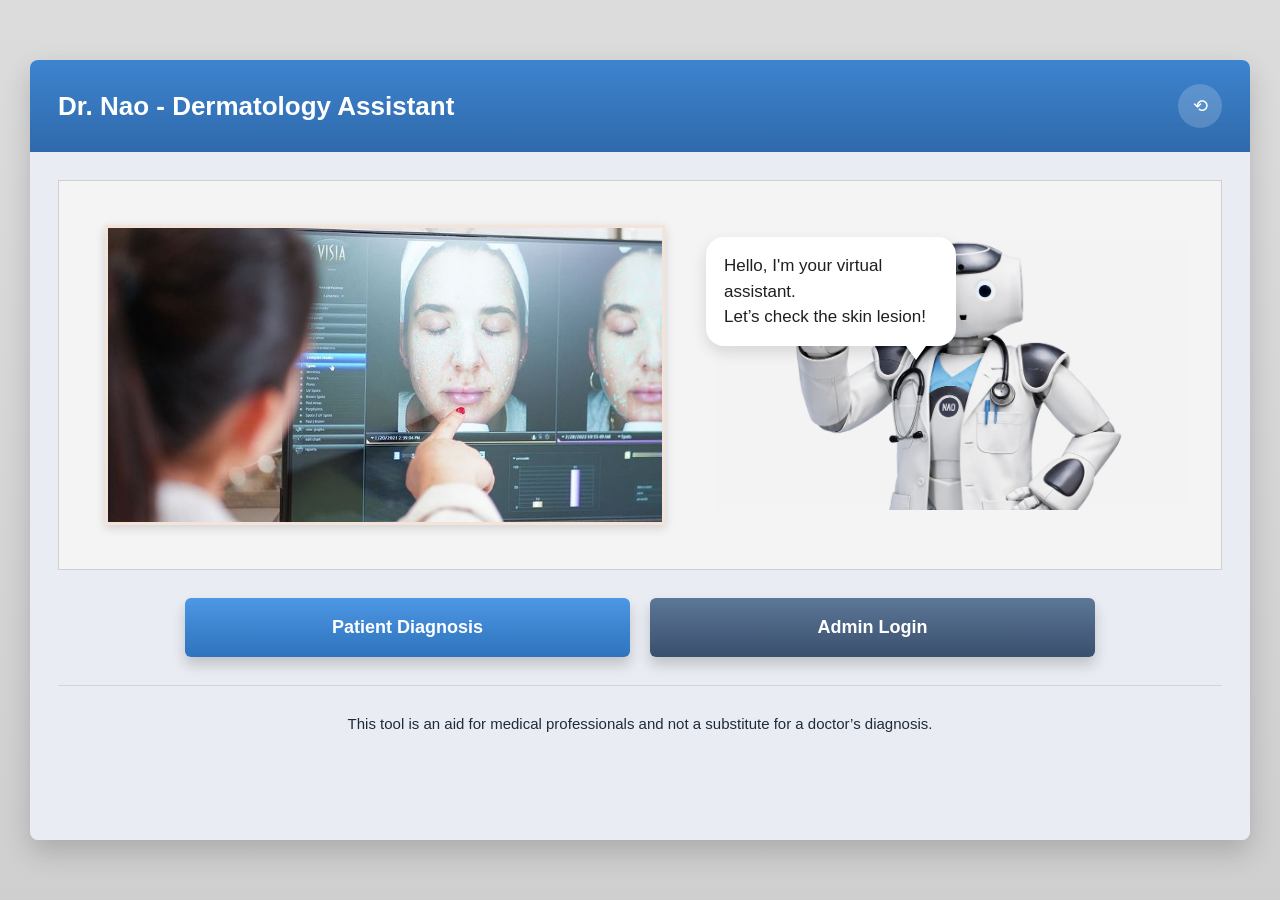
<file: skinnaoweb/index.html>
<!DOCTYPE html>
<html lang="en">
<head>
  <meta charset="UTF-8" />
  <meta name="viewport" content="width=device-width, initial-scale=1.0" />
  <title>Dr. Nao - Dermatology Assistant</title>
  <link rel="stylesheet" href="style.css" />
</head>
<body>
  <div class="page">
    <div class="main-card">
      <div class="top-bar">
        <h1>Dr. Nao - Dermatology Assistant</h1>
        <div class="icon-btn">⟲</div>
      </div>

      <div class="preview-box">
        <div class="image-side">
          <img src="skinlog.jpg" alt="Skin Lesion" class="skin-img" />
        </div>

        <div class="robot-side">
          <div class="speech-bubble">
            Hello, I'm your virtual assistant.<br />
            Let’s check the skin lesion!
          </div>
          <img src="nao.png" alt="NAO Robot" class="robot-img" />
        </div>
      </div>

      <div class="buttons-area">
        <a href="patient-diagnosis.html" class="main-btn blue-btn">Patient Diagnosis</a>
        <a href="admin-dashboard.html" class="main-btn dark-btn">Admin Login</a>
      </div>

      <div class="note">
        This tool is an aid for medical professionals and not a substitute for a doctor’s diagnosis.
      </div>
    </div>
  </div>
</body>
</html>
</file>
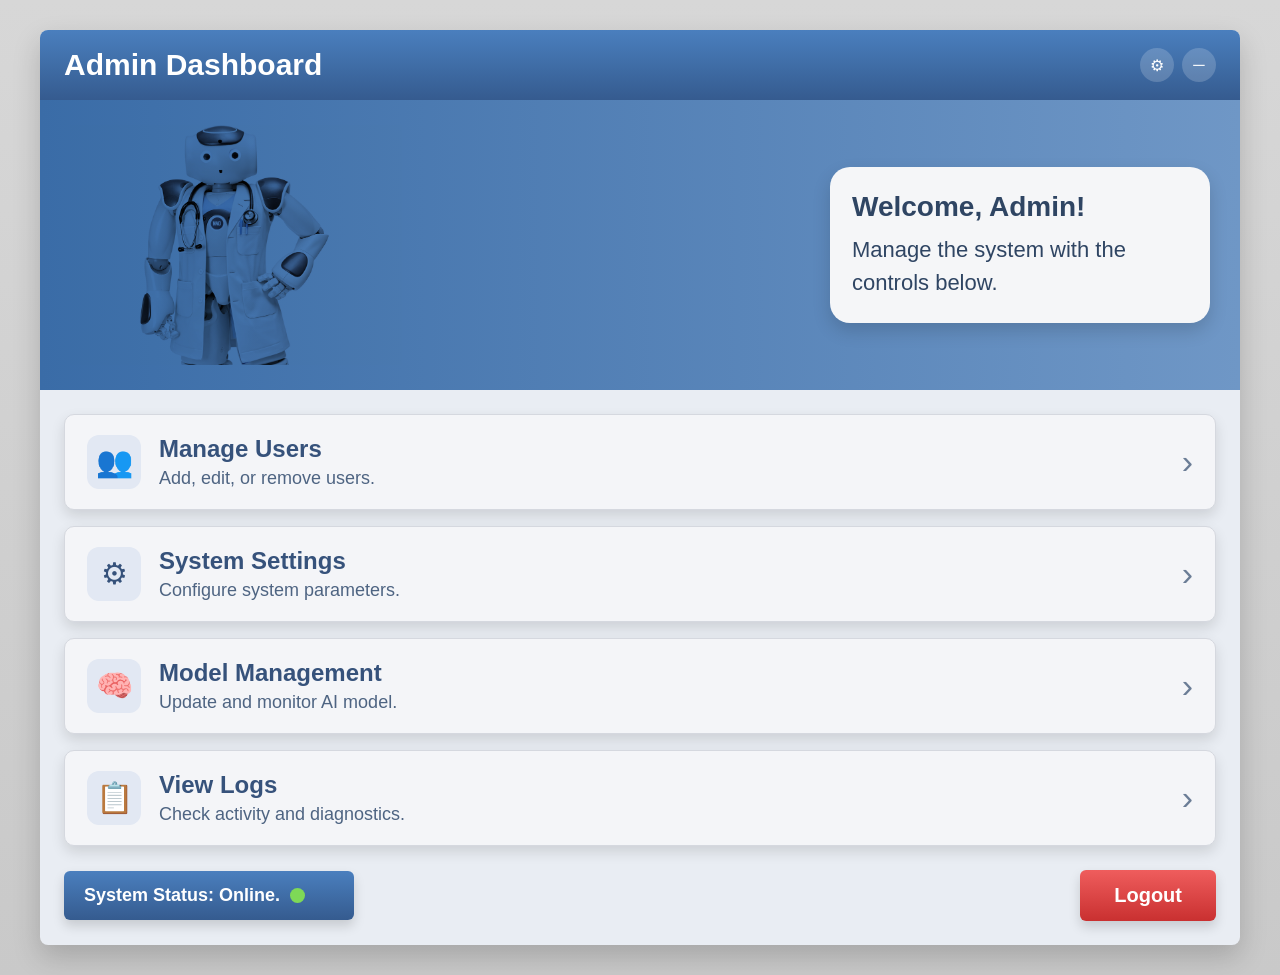
<file: skinnaoweb/admin-dashboard.html>
<!DOCTYPE html>
<html lang="en">
<head>
  <meta charset="UTF-8" />
  <meta name="viewport" content="width=device-width, initial-scale=1.0" />
  <title>Admin Dashboard</title>
  <link rel="stylesheet" href="admin-dashboard.css" />
</head>
<body>
  <div class="page">
    <div class="dashboard-card">
      <div class="top-bar">
        <h1>Admin Dashboard</h1>
        <div class="top-icons">
          <span class="icon-circle">⚙</span>
          <span class="icon-circle">─</span>
        </div>
      </div>

      <div class="hero-section">
        <div class="robot-area">
          <img src="NAO robot.png" alt="NAO Robot" class="robot-img" />
        </div>

        <div class="welcome-bubble">
          <h2>Welcome, Admin!</h2>
          <p>Manage the system with the controls below.</p>
        </div>
      </div>

      <div class="menu-section">
        <a href="manage-users.html" class="menu-card">
          <div class="menu-left">
            <div class="menu-icon">👥</div>
            <div class="menu-text">
              <h3>Manage Users</h3>
              <p>Add, edit, or remove users.</p>
            </div>
          </div>
          <div class="arrow">›</div>
        </a>

        <a href="system-settings.html" class="menu-card">
          <div class="menu-left">
            <div class="menu-icon">⚙</div>
            <div class="menu-text">
              <h3>System Settings</h3>
              <p>Configure system parameters.</p>
            </div>
          </div>
          <div class="arrow">›</div>
        </a>

        <a href="model-management.html" class="menu-card">
          <div class="menu-left">
            <div class="menu-icon">🧠</div>
            <div class="menu-text">
              <h3>Model Management</h3>
              <p>Update and monitor AI model.</p>
            </div>
          </div>
          <div class="arrow">›</div>
        </a>

        <a href="view-logs.html" class="menu-card">
          <div class="menu-left">
            <div class="menu-icon">📋</div>
            <div class="menu-text">
              <h3>View Logs</h3>
              <p>Check activity and diagnostics.</p>
            </div>
          </div>
          <div class="arrow">›</div>
        </a>
      </div>

      <div class="bottom-bar">
        <div class="status-box">
          <span>System Status: Online.</span>
          <span class="green-dot"></span>
        </div>

        <a href="index.html" class="logout-btn">Logout</a>
      </div>
    </div>
  </div>
</body>
</html>
</file>
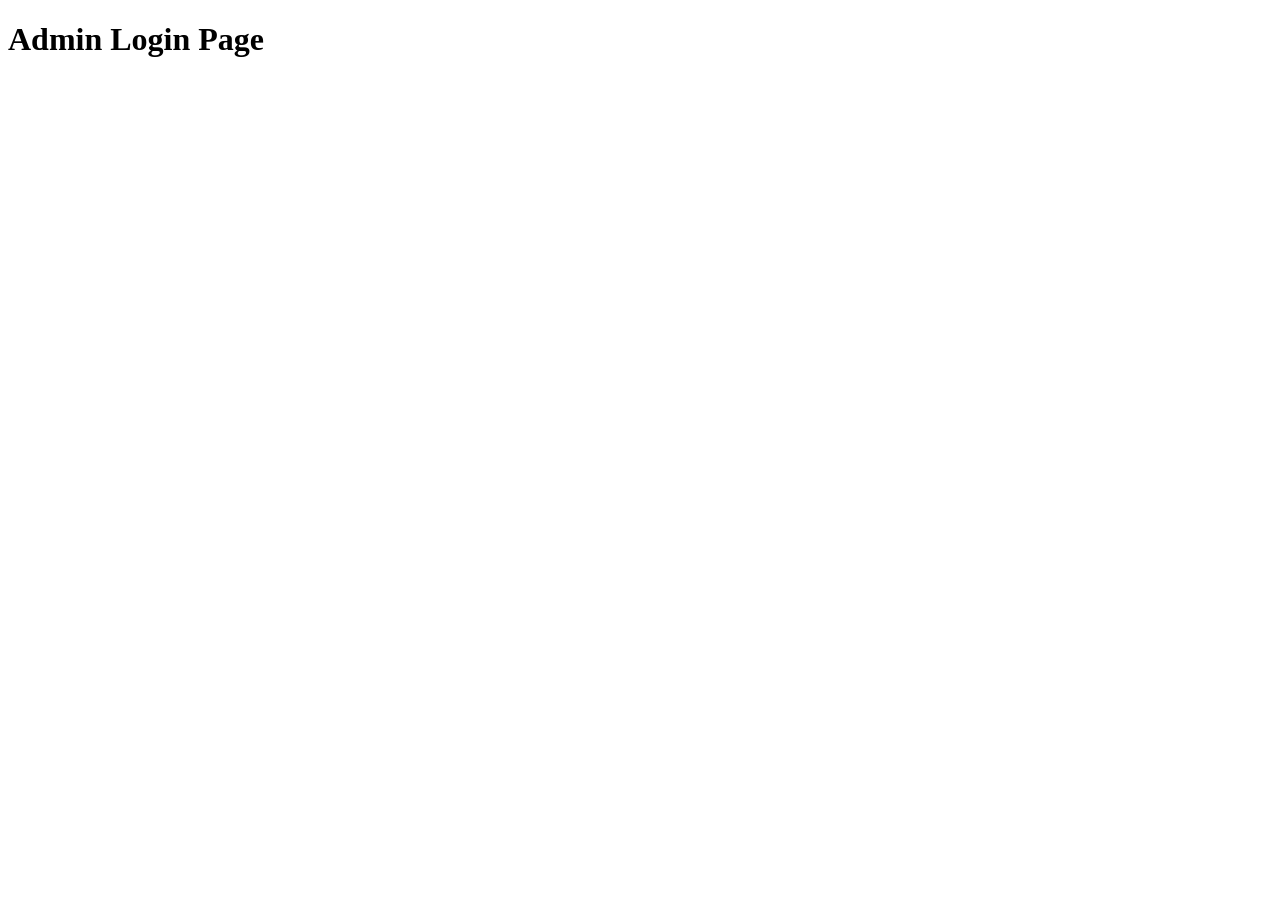
<file: skinnaoweb/admin-login.html>
<!DOCTYPE html>
<html lang="en">
<head>
  <meta charset="UTF-8" />
  <meta name="viewport" content="width=device-width, initial-scale=1.0" />
  <title>Admin Login</title>
</head>
<body>
  <h1>Admin Login Page</h1>
</body>
</html>
</file>
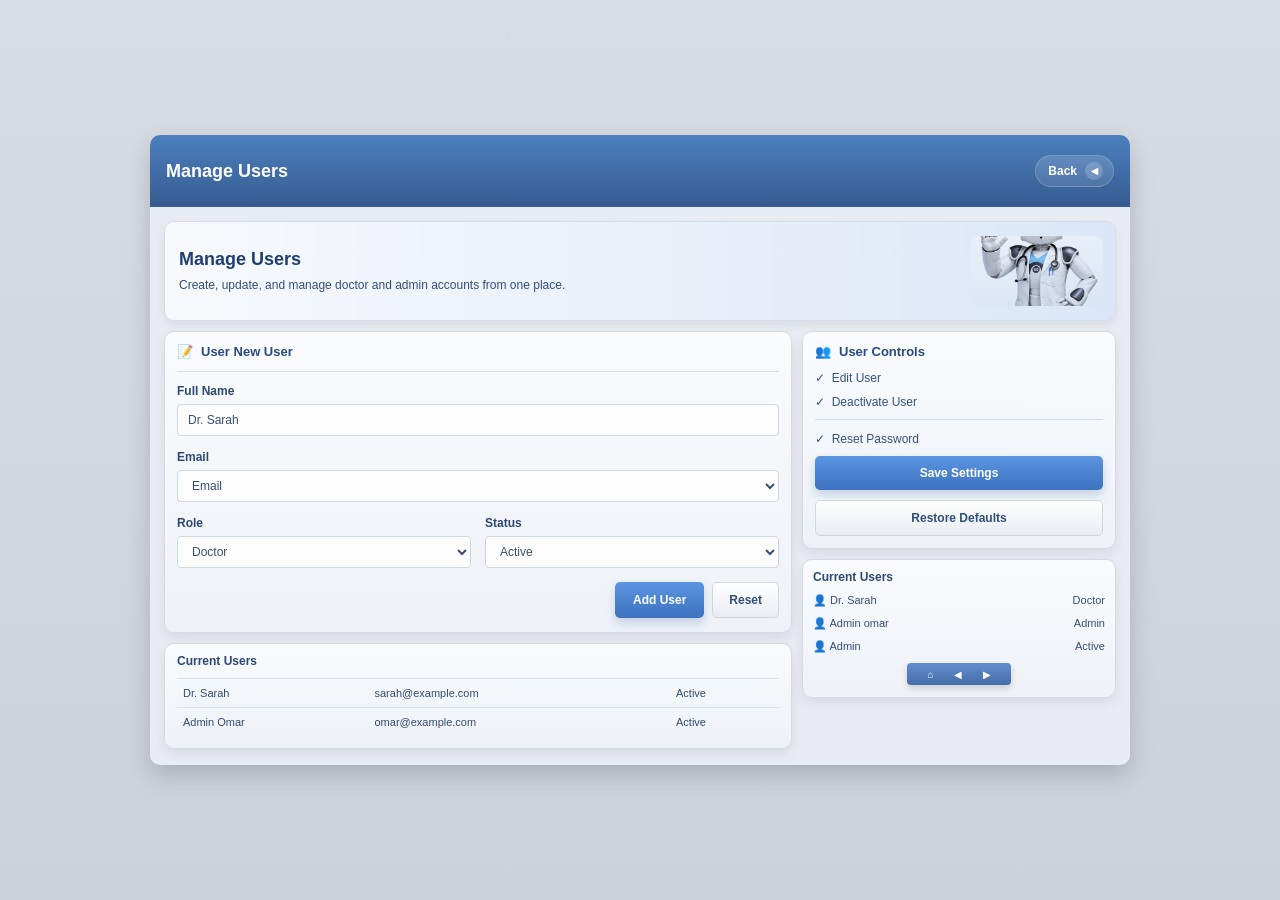
<file: skinnaoweb/manage-users.html>
<!DOCTYPE html>
<html lang="en">
<head>
  <meta charset="UTF-8" />
  <meta name="viewport" content="width=device-width, initial-scale=1.0" />
  <title>Manage Users</title>
  <link rel="stylesheet" href="manage-users.css" />
</head>
<body>
  <div class="page-box">
    <div class="inner-card">

      <div class="inner-top">
        <h1>Manage Users</h1>
        <a href="admin-dashboard.html" class="back-btn">
          <span>Back</span>
          <span class="back-circle">◀</span>
        </a>
      </div>

      <div class="hero-strip">
        <div class="hero-text">
          <h2>Manage Users</h2>
          <p>Create, update, and manage doctor and admin accounts from one place.</p>
        </div>

        <div class="hero-robot">
          <img src="nao.png" alt="NAO Robot" />
        </div>
      </div>

      <div class="content-grid">
        <div class="left-column">
          <div class="panel large-panel">
            <div class="panel-title">
              <span class="panel-icon">📝</span>
              <h3>User New User</h3>
            </div>

            <div class="form-area">
              <div class="input-group full">
                <label>Full Name</label>
                <input type="text" value="Dr. Sarah" />
              </div>

              <div class="input-group full">
                <label>Email</label>
                <select>
                  <option>Email</option>
                  <option>sarah@example.com</option>
                  <option>omar@example.com</option>
                </select>
              </div>

              <div class="row-2">
                <div class="input-group">
                  <label>Role</label>
                  <select>
                    <option>Doctor</option>
                    <option>Admin</option>
                  </select>
                </div>

                <div class="input-group">
                  <label>Status</label>
                  <select>
                    <option>Active</option>
                    <option>Inactive</option>
                  </select>
                </div>
              </div>

              <div class="button-row">
                <button class="primary-btn">Add User</button>
                <button class="light-btn">Reset</button>
              </div>
            </div>
          </div>

          <div class="panel users-table-panel">
            <h3 class="simple-title">Current Users</h3>

            <table>
              <tr>
                <td>Dr. Sarah</td>
                <td>sarah@example.com</td>
                <td>Active</td>
              </tr>
              <tr>
                <td>Admin Omar</td>
                <td>omar@example.com</td>
                <td>Active</td>
              </tr>
            </table>
          </div>
        </div>

        <div class="right-column">
          <div class="panel side-panel">
            <div class="panel-title">
              <span class="panel-icon">👥</span>
              <h3>User Controls</h3>
            </div>

            <div class="control-list">
              <p>✓&nbsp;&nbsp;Edit User</p>
              <p>✓&nbsp;&nbsp;Deactivate User</p>
            </div>

            <div class="divider"></div>

            <div class="control-list single-item">
              <p>✓&nbsp;&nbsp;Reset Password</p>
            </div>

            <div class="side-buttons">
              <button class="primary-btn full-btn">Save Settings</button>
              <button class="light-btn full-btn">Restore Defaults</button>
            </div>
          </div>

          <div class="panel current-users-mini">
            <h3 class="simple-title">Current Users</h3>

            <div class="mini-user-list">
              <div class="mini-user-row">
                <span>👤 Dr. Sarah</span>
                <span>Doctor</span>
              </div>
              <div class="mini-user-row">
                <span>👤 Admin omar</span>
                <span>Admin</span>
              </div>
              <div class="mini-user-row">
                <span>👤 Admin</span>
                <span>Active</span>
              </div>
            </div>

            <div class="mini-bottom-bar">
              <span>⌂</span>
              <span>◀</span>
              <span>▶</span>
            </div>
          </div>
        </div>
      </div>

    </div>
  </div>
</body>
</html>
</file>
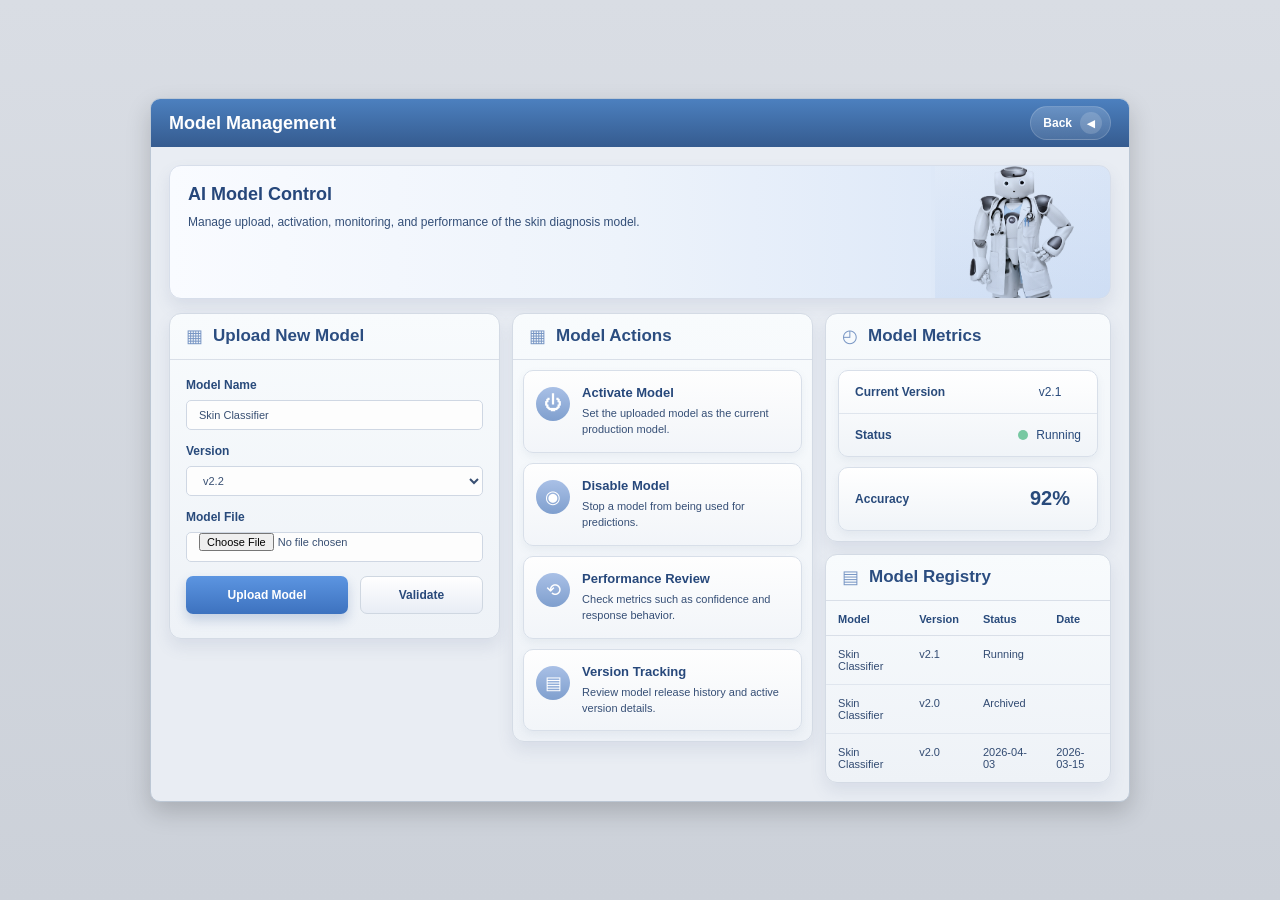
<file: skinnaoweb/model-management.html>
<!DOCTYPE html>
<html lang="en">
<head>
  <meta charset="UTF-8" />
  <meta name="viewport" content="width=device-width, initial-scale=1.0" />
  <title>Model Management</title>
  <link rel="stylesheet" href="model-management.css" />
</head>
<body>
  <div class="page-box">
    <div class="inner-card">

      <div class="inner-top">
        <h1>Model Management</h1>
        <a href="admin-dashboard.html" class="back-btn">
          <span>Back</span>
          <span class="back-circle">◀</span>
        </a>
      </div>

      <div class="hero-strip">
        <div class="hero-text">
          <h2>AI Model Control</h2>
          <p>Manage upload, activation, monitoring, and performance of the skin diagnosis model.</p>
        </div>

        <div class="hero-robot">
          <img src="NAO robot.png" alt="NAO Robot" />
        </div>
      </div>

      <div class="content-grid">
        <div class="panel upload-panel">
          <div class="panel-title">
            <span class="panel-icon">▦</span>
            <h3>Upload New Model</h3>
          </div>

          <div class="panel-body">
            <div class="field-group">
              <label>Model Name</label>
              <input type="text" value="Skin Classifier" />
            </div>

            <div class="field-group">
              <label>Version</label>
              <select>
                <option>v2.2</option>
                <option>v2.1</option>
                <option>v2.0</option>
              </select>
            </div>

            <div class="field-group">
              <label>Model File</label>
              <input type="file" />
            </div>

            <div class="button-row">
              <button class="primary-btn">Upload Model</button>
              <button class="light-btn">Validate</button>
            </div>
          </div>
        </div>

        <div class="panel actions-panel">
          <div class="panel-title">
            <span class="panel-icon">▦</span>
            <h3>Model Actions</h3>
          </div>

          <div class="actions-list">
            <div class="action-card">
              <div class="action-icon">⏻</div>
              <div class="action-text">
                <h4>Activate Model</h4>
                <p>Set the uploaded model as the current production model.</p>
              </div>
            </div>

            <div class="action-card">
              <div class="action-icon">◉</div>
              <div class="action-text">
                <h4>Disable Model</h4>
                <p>Stop a model from being used for predictions.</p>
              </div>
            </div>

            <div class="action-card">
              <div class="action-icon">⟲</div>
              <div class="action-text">
                <h4>Performance Review</h4>
                <p>Check metrics such as confidence and response behavior.</p>
              </div>
            </div>

            <div class="action-card">
              <div class="action-icon">▤</div>
              <div class="action-text">
                <h4>Version Tracking</h4>
                <p>Review model release history and active version details.</p>
              </div>
            </div>
          </div>
        </div>

        <div class="right-column">
          <div class="panel metrics-panel">
            <div class="panel-title">
              <span class="panel-icon">◴</span>
              <h3>Model Metrics</h3>
            </div>

            <div class="metric-box">
              <div class="metric-row">
                <span class="metric-label">Current Version</span>
                <span class="metric-value">v2.1</span>
              </div>

              <div class="metric-row">
                <span class="metric-label">Status</span>
                <span class="metric-value status-running">
                  <span class="dot"></span>Running
                </span>
              </div>
            </div>

            <div class="metric-box accuracy-box">
              <div class="metric-row">
                <span class="metric-label">Accuracy</span>
                <span class="metric-value accuracy-value">92%</span>
              </div>
            </div>
          </div>

          <div class="panel registry-panel">
            <div class="panel-title">
              <span class="panel-icon">▤</span>
              <h3>Model Registry</h3>
            </div>

            <table>
              <thead>
                <tr>
                  <th>Model</th>
                  <th>Version</th>
                  <th>Status</th>
                  <th>Date</th>
                </tr>
              </thead>
              <tbody>
                <tr>
                  <td>Skin Classifier</td>
                  <td>v2.1</td>
                  <td>Running</td>
                  <td></td>
                </tr>
                <tr>
                  <td>Skin Classifier</td>
                  <td>v2.0</td>
                  <td>Archived</td>
                  <td></td>
                </tr>
                <tr>
                  <td>Skin Classifier</td>
                  <td>v2.0</td>
                  <td>2026-04-03</td>
                  <td>2026-03-15</td>
                </tr>
              </tbody>
            </table>
          </div>
        </div>
      </div>

    </div>
  </div>
</body>
</html>
</file>
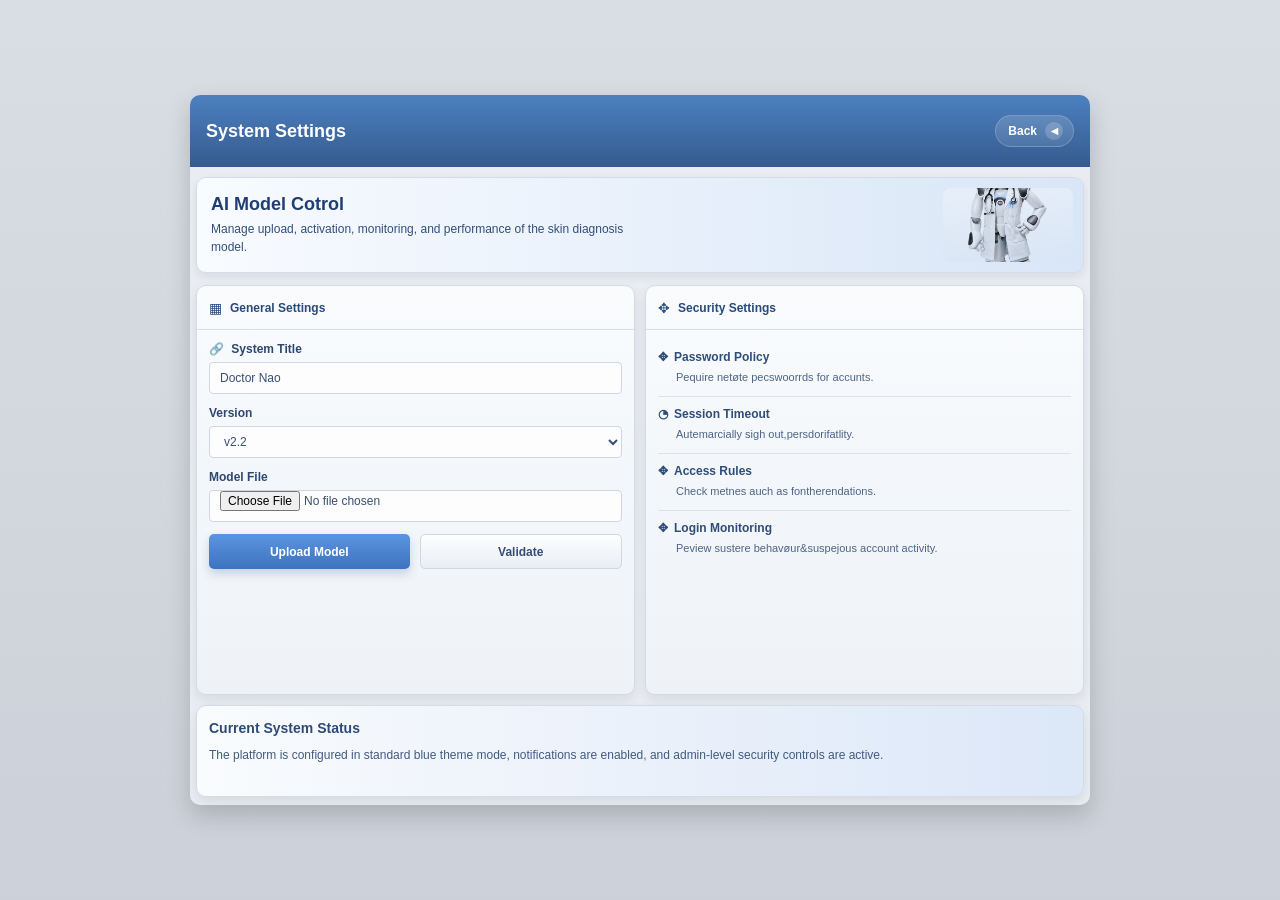
<file: skinnaoweb/system-settings.html>
<!DOCTYPE html>
<html lang="en">
<head>
  <meta charset="UTF-8" />
  <meta name="viewport" content="width=device-width, initial-scale=1.0" />
  <title>System Settings</title>
  <link rel="stylesheet" href="system-settings.css" />
</head>
<body>
  <div class="page-box">
    <div class="inner-card">

      <div class="inner-top">
        <h1>System Settings</h1>
        <a href="admin-dashboard.html" class="back-btn">
          <span>Back</span>
          <span class="back-circle">◀</span>
        </a>
      </div>

      <div class="hero-strip">
        <div class="hero-text">
          <h2>AI Model Cotrol</h2>
          <p>Manage upload, activation, monitoring, and performance of the skin diagnosis model.</p>
        </div>

        <div class="hero-robot">
          <img src="NAO robot.png" alt="NAO Robot" />
        </div>
      </div>

      <div class="content-grid">
        <div class="panel left-panel">
          <div class="panel-title">
            <span class="panel-icon">▦</span>
            <h3>General Settings</h3>
          </div>

          <div class="settings-form">
            <div class="field-group">
              <label><span class="field-icon">🔗</span> System Title</label>
              <input type="text" value="Doctor Nao" />
            </div>

            <div class="field-group">
              <label>Version</label>
              <select>
                <option>v2.2</option>
                <option>v2.1</option>
                <option>v2.0</option>
              </select>
            </div>

            <div class="field-group">
              <label>Model File</label>
              <input type="file" />
            </div>

            <div class="button-row">
              <button class="primary-btn">Upload Model</button>
              <button class="light-btn">Validate</button>
            </div>
          </div>
        </div>

        <div class="panel right-panel">
          <div class="panel-title">
            <span class="panel-icon">✥</span>
            <h3>Security Settings</h3>
          </div>

          <div class="security-list">
            <div class="security-item">
              <h4><span>✥</span> Password Policy</h4>
              <p>Pequire netøte pecswoorrds for accunts.</p>
            </div>

            <div class="security-item">
              <h4><span>◔</span> Session Timeout</h4>
              <p>Autemarcially sigh out,persdorifatlity.</p>
            </div>

            <div class="security-item">
              <h4><span>✥</span> Access Rules</h4>
              <p>Check metnes auch as fontherendations.</p>
            </div>

            <div class="security-item">
              <h4><span>✥</span> Login Monitoring</h4>
              <p>Peview sustere behavøur&suspejous account activity.</p>
            </div>
          </div>
        </div>

        <div class="panel bottom-panel">
          <h3 class="bottom-title">Current System Status</h3>
          <p class="bottom-text">
            The platform is configured in standard blue theme mode, notifications are enabled, and admin-level security controls are active.
          </p>
        </div>
      </div>

    </div>
  </div>
</body>
</html>
</file>
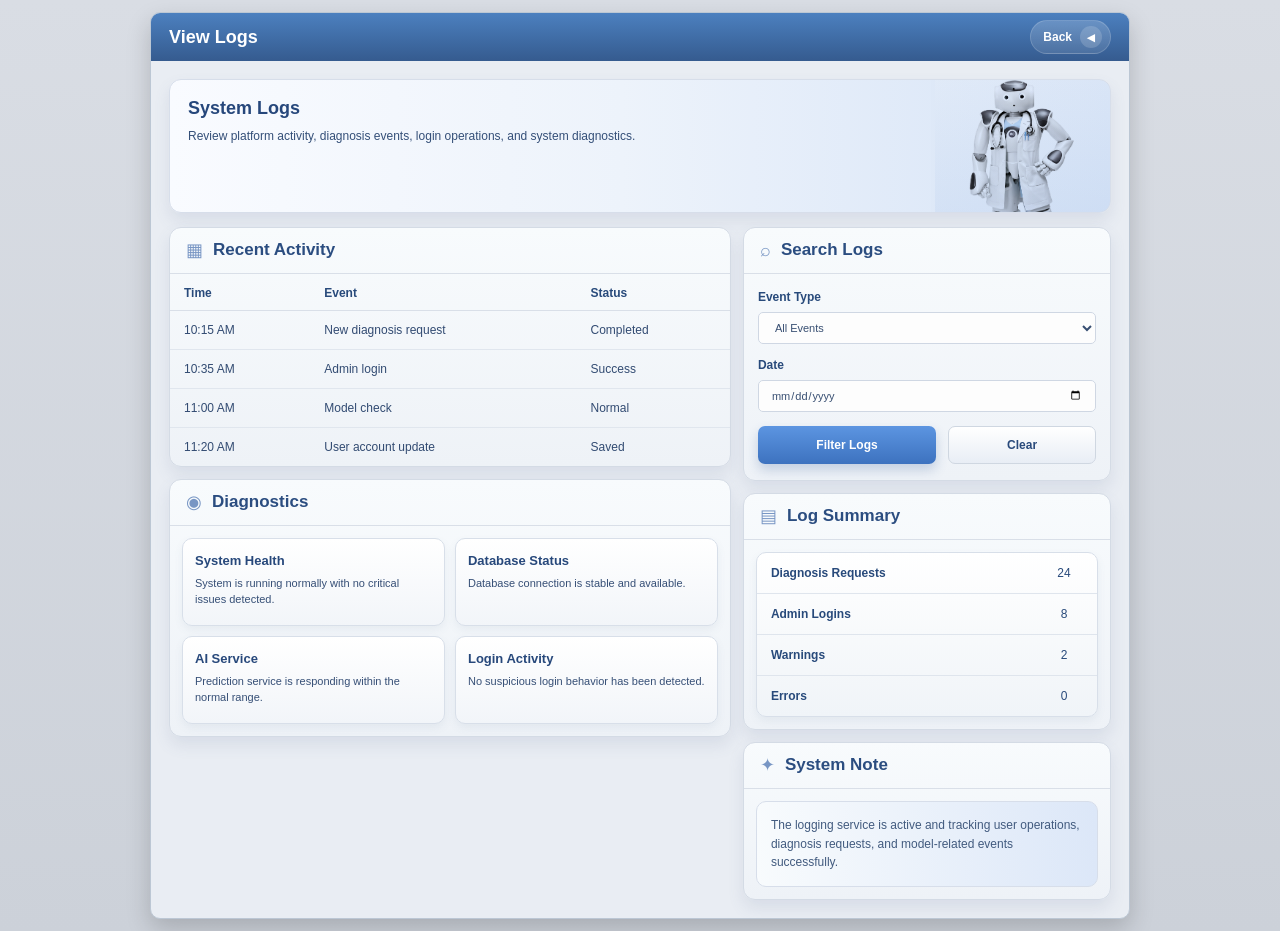
<file: skinnaoweb/view-logs.html>
<!DOCTYPE html>
<html lang="en">
<head>
  <meta charset="UTF-8" />
  <meta name="viewport" content="width=device-width, initial-scale=1.0" />
  <title>View Logs</title>
  <link rel="stylesheet" href="view-logs.css" />
</head>
<body>
  <div class="page-box">
    <div class="inner-card">

      <div class="inner-top">
        <h1>View Logs</h1>
        <a href="admin-dashboard.html" class="back-btn">
          <span>Back</span>
          <span class="back-circle">◀</span>
        </a>
      </div>

      <div class="hero-strip">
        <div class="hero-text">
          <h2>System Logs</h2>
          <p>Review platform activity, diagnosis events, login operations, and system diagnostics.</p>
        </div>

        <div class="hero-robot">
          <img src="NAO robot.png" alt="NAO Robot" />
        </div>
      </div>

      <div class="content-grid">
        <div class="left-column">
          <div class="panel activity-panel">
            <div class="panel-title">
              <span class="panel-icon">▦</span>
              <h3>Recent Activity</h3>
            </div>

            <table>
              <thead>
                <tr>
                  <th>Time</th>
                  <th>Event</th>
                  <th>Status</th>
                </tr>
              </thead>
              <tbody>
                <tr>
                  <td>10:15 AM</td>
                  <td>New diagnosis request</td>
                  <td>Completed</td>
                </tr>
                <tr>
                  <td>10:35 AM</td>
                  <td>Admin login</td>
                  <td>Success</td>
                </tr>
                <tr>
                  <td>11:00 AM</td>
                  <td>Model check</td>
                  <td>Normal</td>
                </tr>
                <tr>
                  <td>11:20 AM</td>
                  <td>User account update</td>
                  <td>Saved</td>
                </tr>
              </tbody>
            </table>
          </div>

          <div class="panel diagnostics-panel">
            <div class="panel-title">
              <span class="panel-icon">◉</span>
              <h3>Diagnostics</h3>
            </div>

            <div class="diagnostics-list">
              <div class="diag-card">
                <h4>System Health</h4>
                <p>System is running normally with no critical issues detected.</p>
              </div>

              <div class="diag-card">
                <h4>Database Status</h4>
                <p>Database connection is stable and available.</p>
              </div>

              <div class="diag-card">
                <h4>AI Service</h4>
                <p>Prediction service is responding within the normal range.</p>
              </div>

              <div class="diag-card">
                <h4>Login Activity</h4>
                <p>No suspicious login behavior has been detected.</p>
              </div>
            </div>
          </div>
        </div>

        <div class="right-column">
          <div class="panel filter-panel">
            <div class="panel-title">
              <span class="panel-icon">⌕</span>
              <h3>Search Logs</h3>
            </div>

            <div class="panel-body">
              <div class="field-group">
                <label>Event Type</label>
                <select>
                  <option>All Events</option>
                  <option>Diagnosis Requests</option>
                  <option>Logins</option>
                  <option>Errors</option>
                </select>
              </div>

              <div class="field-group">
                <label>Date</label>
                <input type="date" />
              </div>

              <div class="button-row">
                <button class="primary-btn">Filter Logs</button>
                <button class="light-btn">Clear</button>
              </div>
            </div>
          </div>

          <div class="panel summary-panel">
            <div class="panel-title">
              <span class="panel-icon">▤</span>
              <h3>Log Summary</h3>
            </div>

            <div class="summary-body">
              <div class="summary-box">
                <div class="summary-row">
                  <span class="summary-label">Diagnosis Requests</span>
                  <span class="summary-value">24</span>
                </div>
                <div class="summary-row">
                  <span class="summary-label">Admin Logins</span>
                  <span class="summary-value">8</span>
                </div>
                <div class="summary-row">
                  <span class="summary-label">Warnings</span>
                  <span class="summary-value">2</span>
                </div>
                <div class="summary-row">
                  <span class="summary-label">Errors</span>
                  <span class="summary-value">0</span>
                </div>
              </div>
            </div>
          </div>

          <div class="panel note-panel">
            <div class="panel-title">
              <span class="panel-icon">✦</span>
              <h3>System Note</h3>
            </div>

            <div class="note-box">
              The logging service is active and tracking user operations, diagnosis requests, and model-related events successfully.
            </div>
          </div>
        </div>
      </div>

    </div>
  </div>
</body>
</html>
</file>
<file: skinnaoweb/style.css>
* {
  margin: 0;
  padding: 0;
  box-sizing: border-box;
  font-family: Arial, sans-serif;
}

body {
  background: linear-gradient(to bottom, #dcdcdc, #cfcfcf);
  min-height: 100vh;
  display: flex;
  justify-content: center;
  align-items: center;
  padding: 30px;
}

.page {
  width: 100%;
  max-width: 1450px;
}

.main-card {
  background: #e9edf3;
  border-radius: 8px;
  box-shadow: 0 12px 28px rgba(0, 0, 0, 0.18);
  overflow: hidden;
  min-height: 780px;
  width: 100%;
}

.top-bar {
  background: linear-gradient(to bottom, #3d84cf, #2f69ab);
  color: white;
  padding: 24px 28px;
  display: flex;
  align-items: center;
  justify-content: space-between;
}

.top-bar h1 {
  font-size: 26px;
  font-weight: bold;
}

.icon-btn {
  width: 44px;
  height: 44px;
  border-radius: 50%;
  background: rgba(255, 255, 255, 0.18);
  display: flex;
  align-items: center;
  justify-content: center;
  font-size: 18px;
  cursor: pointer;
}

.preview-box {
  margin: 28px;
  background: #f4f4f4;
  border: 1px solid #cfcfcf;
  min-height: 390px;
  display: flex;
  align-items: center;
  justify-content: space-between;
  gap: 40px;
  padding: 28px 34px;
}

.image-side {
  flex: 1.25;
  display: flex;
  justify-content: center;
  align-items: center;
}

.skin-img {
  width: 100%;
  max-width: 560px;
  height: 300px;
  object-fit: cover;
  border: 3px solid #f3e3d8;
  box-shadow: 0 3px 10px rgba(0, 0, 0, 0.15);
  background: white;
}

.robot-side {
  flex: 1;
  position: relative;
  min-height: 300px;
  display: flex;
  justify-content: center;
  align-items: center;
  background: transparent;
}

.robot-img {
  height: 270px;
  object-fit: contain;
  display: block;
  background: transparent;
  mix-blend-mode: multiply;
}

.speech-bubble {
  position: absolute;
  top: 12px;
  left: -10px;
  max-width: 250px;
  background: #ffffff;
  color: #1f1f1f;
  border-radius: 18px;
  padding: 16px 18px;
  font-size: 17px;
  line-height: 1.5;
  box-shadow: 0 6px 15px rgba(0, 0, 0, 0.12);
  z-index: 2;
}

.speech-bubble::after {
  content: "";
  position: absolute;
  right: 30px;
  bottom: -14px;
  border-width: 14px 10px 0 10px;
  border-style: solid;
  border-color: white transparent transparent transparent;
}

.buttons-area {
  width: 100%;
  max-width: 950px;
  margin: 20px auto 0;
  display: flex;
  gap: 20px;
  justify-content: center;
  align-items: center;
  padding: 0 20px;
}

.main-btn {
  flex: 1;
  text-align: center;
  text-decoration: none;
  color: white;
  font-size: 18px;
  font-weight: bold;
  padding: 19px 20px;
  border-radius: 6px;
  box-shadow: 0 8px 14px rgba(0, 0, 0, 0.18);
  transition: 0.25s ease;
}

.main-btn:hover {
  transform: translateY(-2px);
}

.blue-btn {
  background: linear-gradient(to bottom, #4d97e4, #2e73bd);
}

.dark-btn {
  background: linear-gradient(to bottom, #5d7798, #394f6c);
}

.note {
  margin: 28px 28px 34px;
  padding-top: 24px;
  border-top: 1px solid #cfd5dd;
  text-align: center;
  color: #1f2b3a;
  font-size: 15px;
  line-height: 1.8;
}

@media (max-width: 950px) {
  body {
    padding: 20px;
  }

  .main-card {
    min-height: auto;
  }

  .preview-box {
    flex-direction: column;
    align-items: center;
    padding: 24px 20px;
    gap: 25px;
  }

  .image-side,
  .robot-side {
    width: 100%;
  }

  .skin-img {
    max-width: 100%;
    height: auto;
  }

  .robot-side {
    min-height: 320px;
    flex-direction: column;
  }

  .speech-bubble {
    position: static;
    max-width: 320px;
    margin-bottom: 20px;
  }

  .speech-bubble::after {
    display: none;
  }

  .buttons-area {
    flex-direction: column;
    max-width: 450px;
  }

  .main-btn {
    width: 100%;
  }
}
</file>
<file: skinnaoweb/admin-dashboard.css>
* {
  margin: 0;
  padding: 0;
  box-sizing: border-box;
  font-family: Arial, sans-serif;
}

body {
  min-height: 100vh;
  background: linear-gradient(to bottom, #d7d7d7, #c9c9c9);
  display: flex;
  justify-content: center;
  align-items: center;
  padding: 30px;
}

.page {
  width: 100%;
  max-width: 1200px;
}

.dashboard-card {
  width: 100%;
  min-height: 760px;
  background: #e9edf3;
  border-radius: 8px;
  overflow: hidden;
  box-shadow: 0 12px 28px rgba(0, 0, 0, 0.18);
}

.top-bar {
  background: linear-gradient(to bottom, #4a7fbe, #355b8f);
  color: white;
  padding: 18px 24px;
  display: flex;
  align-items: center;
  justify-content: space-between;
}

.top-bar h1 {
  font-size: 30px;
  font-weight: bold;
}

.top-icons {
  display: flex;
  gap: 8px;
}

.icon-circle {
  width: 34px;
  height: 34px;
  border-radius: 50%;
  background: rgba(255, 255, 255, 0.18);
  display: flex;
  align-items: center;
  justify-content: center;
  font-size: 16px;
}

.hero-section {
  background: linear-gradient(to right, #3a6ca7, #6f97c6);
  min-height: 250px;
  display: flex;
  align-items: center;
  justify-content: space-between;
  padding: 25px 30px;
  gap: 25px;
}

.robot-area {
  flex: 1.1;
  display: flex;
  justify-content: flex-start;
  align-items: flex-end;
}

.robot-img {
  max-height: 240px;
  max-width: 100%;
  object-fit: contain;
  mix-blend-mode: multiply;
}

.welcome-bubble {
  flex: 1;
  max-width: 380px;
  background: #f5f6f8;
  color: #2f4563;
  border-radius: 20px;
  padding: 24px 22px;
  box-shadow: 0 8px 18px rgba(0, 0, 0, 0.15);
}

.welcome-bubble h2 {
  font-size: 28px;
  margin-bottom: 10px;
}

.welcome-bubble p {
  font-size: 22px;
  line-height: 1.5;
}

.menu-section {
  padding: 24px;
  display: grid;
  grid-template-columns: 1fr;
  gap: 16px;
}

.menu-card {
  background: #f4f5f8;
  border: 1px solid #d5d8df;
  border-radius: 10px;
  padding: 20px 22px;
  text-decoration: none;
  color: #36527b;
  display: flex;
  align-items: center;
  justify-content: space-between;
  box-shadow: 0 6px 14px rgba(0, 0, 0, 0.12);
  transition: 0.25s ease;
}

.menu-card:hover {
  transform: translateY(-2px);
  background: #ffffff;
}

.menu-left {
  display: flex;
  align-items: center;
  gap: 18px;
}

.menu-icon {
  width: 54px;
  height: 54px;
  border-radius: 12px;
  background: #e2e8f3;
  display: flex;
  align-items: center;
  justify-content: center;
  font-size: 30px;
}

.menu-text h3 {
  font-size: 24px;
  margin-bottom: 5px;
}

.menu-text p {
  font-size: 18px;
  color: #4e6482;
}

.arrow {
  font-size: 34px;
  color: #6b7d96;
}

.bottom-bar {
  padding: 0 24px 24px;
  display: flex;
  align-items: center;
  justify-content: space-between;
  gap: 18px;
}

.status-box {
  background: linear-gradient(to bottom, #4a7fbe, #355b8f);
  color: white;
  border-radius: 6px;
  padding: 14px 20px;
  min-width: 290px;
  display: flex;
  align-items: center;
  gap: 10px;
  font-size: 18px;
  font-weight: bold;
  box-shadow: 0 6px 12px rgba(0, 0, 0, 0.15);
}

.green-dot {
  width: 15px;
  height: 15px;
  border-radius: 50%;
  background: #7ed957;
  display: inline-block;
}

.logout-btn {
  text-decoration: none;
  background: linear-gradient(to bottom, #ef5d5d, #c93030);
  color: white;
  border-radius: 6px;
  padding: 14px 34px;
  font-size: 20px;
  font-weight: bold;
  box-shadow: 0 6px 12px rgba(0, 0, 0, 0.15);
}

.logout-btn:hover {
  opacity: 0.95;
}

@media (max-width: 900px) {
  .hero-section {
    flex-direction: column;
    text-align: center;
  }

  .robot-area {
    justify-content: center;
  }

  .welcome-bubble {
    max-width: 100%;
  }

  .bottom-bar {
    flex-direction: column;
  }

  .status-box,
  .logout-btn {
    width: 100%;
    text-align: center;
    justify-content: center;
  }
}
</file>
<file: skinnaoweb/manage-users.css>
* {
  margin: 0;
  padding: 0;
  box-sizing: border-box;
  font-family: Arial, sans-serif;
}

body {
  min-height: 100vh;
  background: linear-gradient(to bottom, #d8dce3, #cdd2da);
  display: flex;
  justify-content: center;
  align-items: center;
  padding: 18px;
}

.page-box {
  width: 100%;
  max-width: 980px;
}

.inner-card {
  width: 100%;
  background: #e9edf3;
  border-radius: 10px;
  overflow: hidden;
  box-shadow: 0 10px 24px rgba(0, 0, 0, 0.18);
}

.inner-top {
  height: 72px;
  background: linear-gradient(to bottom, #4c80bf, #355b8f);
  color: white;
  display: flex;
  align-items: center;
  justify-content: space-between;
  padding: 0 16px;
}

.inner-top h1 {
  font-size: 18px;
  font-weight: bold;
}

.back-btn {
  text-decoration: none;
  color: white;
  background: linear-gradient(to bottom, rgba(255,255,255,0.16), rgba(255,255,255,0.10));
  border: 1px solid rgba(255,255,255,0.18);
  border-radius: 18px;
  padding: 6px 10px 6px 12px;
  display: flex;
  align-items: center;
  gap: 8px;
  font-size: 12px;
  font-weight: bold;
}

.back-circle {
  width: 18px;
  height: 18px;
  border-radius: 50%;
  background: rgba(255,255,255,0.18);
  display: flex;
  align-items: center;
  justify-content: center;
  font-size: 9px;
}

.hero-strip {
  margin: 14px 14px 10px;
  background: linear-gradient(to right, #f7f9fc, #dbe7f7);
  border: 1px solid #d6dde8;
  border-radius: 10px;
  min-height: 94px;
  display: flex;
  align-items: center;
  justify-content: space-between;
  padding: 14px 12px 14px 14px;
  box-shadow: 0 4px 10px rgba(0, 0, 0, 0.07);
}

.hero-text h2 {
  color: #1f3f73;
  font-size: 18px;
  margin-bottom: 6px;
}

.hero-text p {
  color: #334f78;
  font-size: 12px;
  line-height: 1.5;
  max-width: 420px;
}

.hero-robot {
  width: 132px;
  height: 70px;
  display: flex;
  align-items: flex-end;
  justify-content: center;
  background: linear-gradient(to bottom, rgba(255,255,255,0.35), rgba(220,231,246,0.6));
  border-radius: 8px;
  overflow: hidden;
}

.hero-robot img {
  max-height: 96px;
  object-fit: contain;
  mix-blend-mode: multiply;
}

.content-grid {
  display: grid;
  grid-template-columns: 2fr 1fr;
  gap: 10px;
  padding: 0 14px 16px;
}

.left-column,
.right-column {
  display: flex;
  flex-direction: column;
  gap: 10px;
}

.panel {
  background: linear-gradient(to bottom, #f9fbfd, #eef2f7);
  border: 1px solid #d4dbe5;
  border-radius: 10px;
  box-shadow: 0 5px 12px rgba(0, 0, 0, 0.08);
}

.large-panel {
  padding: 12px 12px 14px;
}

.side-panel {
  padding: 12px;
}

.users-table-panel {
  padding: 10px 12px 12px;
}

.current-users-mini {
  padding: 10px 10px 12px;
}

.panel-title {
  display: flex;
  align-items: center;
  gap: 8px;
  margin-bottom: 12px;
  color: #294a7b;
}

.panel-title h3 {
  font-size: 13px;
  font-weight: bold;
}

.panel-icon {
  font-size: 13px;
}

.form-area {
  border-top: 1px solid #d7dde6;
  padding-top: 12px;
}

.input-group {
  display: flex;
  flex-direction: column;
  gap: 6px;
}

.input-group.full {
  margin-bottom: 14px;
}

.input-group label {
  font-size: 12px;
  color: #2d4871;
  font-weight: bold;
}

.input-group input,
.input-group select {
  width: 100%;
  height: 32px;
  border: 1px solid #cfd7e3;
  border-radius: 4px;
  padding: 0 10px;
  background: #fdfdfd;
  color: #384f72;
  font-size: 12px;
}

.row-2 {
  display: grid;
  grid-template-columns: 1fr 1fr;
  gap: 14px;
  margin-bottom: 14px;
}

.button-row {
  display: flex;
  justify-content: flex-end;
  gap: 8px;
}

.primary-btn {
  border: none;
  background: linear-gradient(to bottom, #5b95e1, #3d72bf);
  color: white;
  border-radius: 5px;
  font-size: 12px;
  font-weight: bold;
  padding: 10px 18px;
  box-shadow: 0 5px 10px rgba(41, 90, 160, 0.22);
  cursor: pointer;
}

.light-btn {
  border: 1px solid #d0d7e1;
  background: linear-gradient(to bottom, #fefefe, #e9edf3);
  color: #334f78;
  border-radius: 5px;
  font-size: 12px;
  font-weight: bold;
  padding: 10px 16px;
  cursor: pointer;
}

.simple-title {
  color: #2d4871;
  font-size: 12px;
  font-weight: bold;
  margin-bottom: 10px;
}

table {
  width: 100%;
  border-collapse: collapse;
}

table td {
  font-size: 11px;
  color: #324b72;
  padding: 8px 6px;
  border-top: 1px solid #dce2ea;
}

.control-list p {
  font-size: 12px;
  color: #36527b;
  margin-bottom: 10px;
}

.single-item {
  margin-bottom: 10px;
}

.divider {
  height: 1px;
  background: #d8dee7;
  margin: 8px 0 12px;
}

.side-buttons {
  display: flex;
  flex-direction: column;
  gap: 10px;
}

.full-btn {
  width: 100%;
}

.mini-user-list {
  display: flex;
  flex-direction: column;
  gap: 10px;
  margin-bottom: 10px;
}

.mini-user-row {
  display: flex;
  justify-content: space-between;
  gap: 10px;
  font-size: 11px;
  color: #344f78;
}

.mini-bottom-bar {
  margin: 10px auto 0;
  width: 104px;
  height: 22px;
  border-radius: 4px;
  background: linear-gradient(to bottom, #5f8fd0, #466ea7);
  color: white;
  display: flex;
  align-items: center;
  justify-content: space-evenly;
  font-size: 10px;
  box-shadow: 0 3px 6px rgba(0, 0, 0, 0.16);
}

@media (max-width: 800px) {
  .content-grid {
    grid-template-columns: 1fr;
  }

  .hero-strip {
    flex-direction: column;
    gap: 10px;
    align-items: flex-start;
  }

  .hero-robot {
    width: 100%;
    justify-content: flex-end;
  }
}
</file>
<file: skinnaoweb/model-management.css>
* {
  margin: 0;
  padding: 0;
  box-sizing: border-box;
  font-family: Arial, sans-serif;
}

body {
  min-height: 100vh;
  background: linear-gradient(to bottom, #d9dde4, #ccd1d9);
  display: flex;
  justify-content: center;
  align-items: center;
  padding: 12px;
}

.page-box {
  width: 100%;
  max-width: 980px;
}

.inner-card {
  width: 100%;
  background: #e9edf3;
  border-radius: 10px;
  overflow: hidden;
  box-shadow: 0 10px 24px rgba(0, 0, 0, 0.18);
  border: 1px solid #bcc7d4;
}

.inner-top {
  height: 48px;
  background: linear-gradient(to bottom, #4c80bf, #355b8f);
  color: white;
  display: flex;
  align-items: center;
  justify-content: space-between;
  padding: 0 18px;
}

.inner-top h1 {
  font-size: 18px;
  font-weight: bold;
}

.back-btn {
  text-decoration: none;
  color: white;
  background: linear-gradient(to bottom, rgba(255,255,255,0.18), rgba(255,255,255,0.10));
  border: 1px solid rgba(255,255,255,0.16);
  border-radius: 18px;
  padding: 5px 8px 5px 12px;
  display: flex;
  align-items: center;
  gap: 8px;
  font-size: 12px;
  font-weight: bold;
}

.back-circle {
  width: 22px;
  height: 22px;
  border-radius: 50%;
  background: rgba(255,255,255,0.16);
  display: flex;
  align-items: center;
  justify-content: center;
  font-size: 10px;
}

.hero-strip {
  margin: 18px 18px 14px;
  background: linear-gradient(to right, #f9fbff 0%, #edf3fb 48%, #d7e4f7 100%);
  border: 1px solid #d7deea;
  border-radius: 12px;
  min-height: 108px;
  display: flex;
  align-items: stretch;
  justify-content: space-between;
  box-shadow: 0 8px 16px rgba(88, 110, 145, 0.12);
  overflow: hidden;
}

.hero-text {
  padding: 18px 18px 16px;
  flex: 1;
}

.hero-text h2 {
  color: #26477b;
  font-size: 18px;
  margin-bottom: 8px;
  font-weight: bold;
}

.hero-text p {
  color: #344f78;
  font-size: 12px;
  line-height: 1.5;
  max-width: 560px;
}

.hero-robot {
  width: 175px;
  display: flex;
  align-items: flex-end;
  justify-content: center;
  background: linear-gradient(to bottom, rgba(255,255,255,0.08), rgba(183, 206, 239, 0.25));
}

.hero-robot img {
  max-height: 132px;
  object-fit: contain;
  mix-blend-mode: multiply;
}

.content-grid {
  display: grid;
  grid-template-columns: 1.1fr 1fr 0.95fr;
  gap: 12px;
  padding: 0 18px 18px;
  align-items: start;
}

.panel {
  background: linear-gradient(to bottom, #f8fbfd, #eef2f7);
  border: 1px solid #d4dbe5;
  border-radius: 12px;
  box-shadow: 0 8px 16px rgba(88, 110, 145, 0.12);
  overflow: hidden;
}

.panel-title {
  height: 46px;
  padding: 0 16px;
  display: flex;
  align-items: center;
  gap: 10px;
  border-bottom: 1px solid #d9dfe8;
  color: #2b4d80;
}

.panel-title h3 {
  font-size: 17px;
  font-weight: bold;
}

.panel-icon {
  font-size: 18px;
  color: #7896c4;
}

.upload-panel .panel-body {
  padding: 18px 16px 16px;
  min-height: 278px;
}

.field-group {
  margin-bottom: 14px;
}

.field-group label {
  display: block;
  margin-bottom: 8px;
  font-size: 12px;
  color: #284a7b;
  font-weight: bold;
}

.field-group input[type="text"],
.field-group select,
.field-group input[type="file"] {
  width: 100%;
  height: 30px;
  border: 1px solid #cfd7e3;
  border-radius: 5px;
  padding: 0 12px;
  background: #fdfdfd;
  color: #384f72;
  font-size: 11px;
}

.button-row {
  display: flex;
  gap: 12px;
  margin-top: 14px;
}

.primary-btn {
  flex: 1.2;
  height: 38px;
  border: none;
  background: linear-gradient(to bottom, #5c95e1, #3d72bf);
  color: white;
  border-radius: 7px;
  font-size: 12px;
  font-weight: bold;
  box-shadow: 0 6px 12px rgba(53, 92, 155, 0.24);
  cursor: pointer;
}

.light-btn {
  flex: 0.9;
  height: 38px;
  border: 1px solid #cfd7e1;
  background: linear-gradient(to bottom, #ffffff, #e8edf5);
  color: #294a7b;
  border-radius: 7px;
  font-size: 12px;
  font-weight: bold;
  cursor: pointer;
}

.actions-list {
  padding: 10px;
  display: flex;
  flex-direction: column;
  gap: 10px;
}

.action-card {
  background: linear-gradient(to bottom, #fefefe, #f2f5f9);
  border: 1px solid #d8dfe9;
  border-radius: 10px;
  min-height: 74px;
  padding: 14px 12px;
  display: flex;
  align-items: flex-start;
  gap: 12px;
  box-shadow: 0 4px 8px rgba(88, 110, 145, 0.08);
}

.action-icon {
  width: 34px;
  height: 34px;
  min-width: 34px;
  border-radius: 50%;
  background: linear-gradient(to bottom, #a9c0e6, #7f9fce);
  color: white;
  display: flex;
  align-items: center;
  justify-content: center;
  font-size: 18px;
  margin-top: 2px;
}

.action-text h4 {
  color: #27487b;
  font-size: 13px;
  margin-bottom: 6px;
  font-weight: bold;
}

.action-text p {
  color: #364f76;
  font-size: 11px;
  line-height: 1.45;
}

.right-column {
  display: flex;
  flex-direction: column;
  gap: 12px;
}

.metrics-panel {
  overflow: hidden;
}

.metrics-panel .panel-title {
  border-bottom: 1px solid #d9dfe8;
}

.metric-box {
  margin: 10px 12px;
  background: linear-gradient(to bottom, #ffffff, #f0f4f8);
  border: 1px solid #d8dfe9;
  border-radius: 10px;
  box-shadow: 0 4px 8px rgba(88, 110, 145, 0.08);
  overflow: hidden;
}

.metric-row {
  display: flex;
  align-items: center;
  justify-content: space-between;
}

.metric-box .metric-row + .metric-row {
  border-top: 1px solid #dfe5ed;
}

.metric-label,
.metric-value {
  padding: 14px 16px;
  font-size: 12px;
}

.metric-label {
  color: #284a7b;
  font-weight: bold;
}

.metric-value {
  color: #284a7b;
  min-width: 94px;
  text-align: center;
}

.status-running {
  display: flex;
  align-items: center;
  justify-content: center;
  gap: 8px;
}

.dot {
  width: 10px;
  height: 10px;
  background: #77c8a2;
  border-radius: 50%;
  display: inline-block;
}

.accuracy-box .metric-row {
  min-height: 62px;
}

.accuracy-value {
  font-size: 20px;
  font-weight: bold;
}

.registry-panel table {
  width: 100%;
  border-collapse: collapse;
}

.registry-panel thead th {
  text-align: left;
  color: #284a7b;
  font-size: 11px;
  font-weight: bold;
  padding: 12px 12px 10px;
  border-bottom: 1px solid #d9dfe8;
}

.registry-panel tbody td {
  color: #324b72;
  font-size: 11px;
  padding: 12px;
  border-bottom: 1px solid #e0e6ee;
  vertical-align: top;
}

.registry-panel tbody tr:last-child td {
  border-bottom: none;
}

@media (max-width: 900px) {
  .content-grid {
    grid-template-columns: 1fr;
  }

  .hero-strip {
    flex-direction: column;
  }

  .hero-robot {
    width: 100%;
    justify-content: flex-end;
  }
}
</file>
<file: skinnaoweb/system-settings.css>
* {
  margin: 0;
  padding: 0;
  box-sizing: border-box;
  font-family: Arial, sans-serif;
}

body {
  min-height: 100vh;
  background: linear-gradient(to bottom, #d9dde4, #ccd1d9);
  display: flex;
  justify-content: center;
  align-items: center;
  padding: 18px;
}

.page-box {
  width: 100%;
  max-width: 900px;
}

.inner-card {
  width: 100%;
  background: #e9edf3;
  border-radius: 10px;
  overflow: hidden;
  box-shadow: 0 10px 24px rgba(0, 0, 0, 0.18);
}

.inner-top {
  height: 72px;
  background: linear-gradient(to bottom, #4c80bf, #355b8f);
  color: white;
  display: flex;
  align-items: center;
  justify-content: space-between;
  padding: 0 16px;
}

.inner-top h1 {
  font-size: 18px;
  font-weight: bold;
}

.back-btn {
  text-decoration: none;
  color: white;
  background: linear-gradient(to bottom, rgba(255,255,255,0.16), rgba(255,255,255,0.10));
  border: 1px solid rgba(255,255,255,0.18);
  border-radius: 18px;
  padding: 6px 10px 6px 12px;
  display: flex;
  align-items: center;
  gap: 8px;
  font-size: 12px;
  font-weight: bold;
}

.back-circle {
  width: 18px;
  height: 18px;
  border-radius: 50%;
  background: rgba(255,255,255,0.18);
  display: flex;
  align-items: center;
  justify-content: center;
  font-size: 9px;
}

.hero-strip {
  margin: 10px 6px 12px;
  background: linear-gradient(to right, #f8fbff, #d9e6f7);
  border: 1px solid #d5dce7;
  border-radius: 10px;
  min-height: 92px;
  display: flex;
  align-items: center;
  justify-content: space-between;
  padding: 10px 10px 10px 14px;
  box-shadow: 0 4px 10px rgba(0, 0, 0, 0.07);
  overflow: hidden;
}

.hero-text {
  flex: 1;
}

.hero-text h2 {
  color: #1f3f73;
  font-size: 18px;
  margin-bottom: 6px;
}

.hero-text p {
  color: #334f78;
  font-size: 12px;
  line-height: 1.45;
  max-width: 430px;
}

.hero-robot {
  width: 130px;
  height: 74px;
  display: flex;
  justify-content: center;
  align-items: flex-end;
  background: linear-gradient(to bottom, rgba(255,255,255,0.30), rgba(219,230,245,0.65));
  border-radius: 8px;
  overflow: hidden;
}

.hero-robot img {
  max-height: 100px;
  object-fit: contain;
  mix-blend-mode: multiply;
}

.content-grid {
  display: grid;
  grid-template-columns: 1fr 1fr;
  gap: 10px;
  padding: 0 6px 8px;
}

.panel {
  background: linear-gradient(to bottom, #f9fbfd, #eef2f7);
  border: 1px solid #d4dbe5;
  border-radius: 10px;
  box-shadow: 0 5px 12px rgba(0, 0, 0, 0.08);
}

.left-panel,
.right-panel {
  min-height: 410px;
}

.left-panel {
  padding: 0;
}

.right-panel {
  padding: 0;
}

.panel-title {
  height: 44px;
  padding: 0 12px;
  display: flex;
  align-items: center;
  gap: 8px;
  border-bottom: 1px solid #d9dfe8;
  color: #294a7b;
}

.panel-title h3 {
  font-size: 12px;
  font-weight: bold;
}

.panel-icon {
  font-size: 14px;
}

.settings-form {
  padding: 12px;
}

.field-group {
  margin-bottom: 12px;
}

.field-group label {
  display: block;
  margin-bottom: 6px;
  font-size: 12px;
  color: #2d4871;
  font-weight: bold;
}

.field-icon {
  margin-right: 4px;
}

.field-group input[type="text"],
.field-group select,
.field-group input[type="file"] {
  width: 100%;
  height: 32px;
  border: 1px solid #cfd7e3;
  border-radius: 4px;
  padding: 0 10px;
  background: #fdfdfd;
  color: #384f72;
  font-size: 12px;
}

.button-row {
  display: flex;
  gap: 10px;
  margin-top: 10px;
}

.primary-btn {
  flex: 1;
  height: 35px;
  border: none;
  background: linear-gradient(to bottom, #5b95e1, #3d72bf);
  color: white;
  border-radius: 5px;
  font-size: 12px;
  font-weight: bold;
  box-shadow: 0 5px 10px rgba(41, 90, 160, 0.22);
  cursor: pointer;
}

.light-btn {
  flex: 1;
  height: 35px;
  border: 1px solid #d0d7e1;
  background: linear-gradient(to bottom, #fefefe, #e9edf3);
  color: #334f78;
  border-radius: 5px;
  font-size: 12px;
  font-weight: bold;
  cursor: pointer;
}

.security-list {
  padding: 10px 12px 12px;
}

.security-item {
  padding: 10px 0;
  border-bottom: 1px solid #dce2ea;
}

.security-item:last-child {
  border-bottom: none;
}

.security-item h4 {
  color: #2f4d78;
  font-size: 12px;
  font-weight: bold;
  margin-bottom: 6px;
  display: flex;
  align-items: center;
  gap: 6px;
}

.security-item p {
  color: #4d6486;
  font-size: 11px;
  line-height: 1.45;
  padding-left: 18px;
}

.bottom-panel {
  grid-column: 1 / -1;
  min-height: 92px;
  padding: 14px 12px;
  background: linear-gradient(to right, #f9fbfd, #dce7f8);
}

.bottom-title {
  color: #2e4b77;
  font-size: 14px;
  font-weight: bold;
  margin-bottom: 10px;
}

.bottom-text {
  color: #425b7f;
  font-size: 12px;
  line-height: 1.5;
  max-width: 700px;
}

@media (max-width: 800px) {
  .content-grid {
    grid-template-columns: 1fr;
  }

  .bottom-panel {
    grid-column: auto;
  }

  .hero-strip {
    flex-direction: column;
    align-items: flex-start;
    gap: 10px;
  }

  .hero-robot {
    align-self: flex-end;
  }
}
</file>
<file: skinnaoweb/view-logs.css>
* {
  margin: 0;
  padding: 0;
  box-sizing: border-box;
  font-family: Arial, sans-serif;
}

body {
  min-height: 100vh;
  background: linear-gradient(to bottom, #d9dde4, #ccd1d9);
  display: flex;
  justify-content: center;
  align-items: center;
  padding: 12px;
}

.page-box {
  width: 100%;
  max-width: 980px;
}

.inner-card {
  width: 100%;
  background: #e9edf3;
  border-radius: 10px;
  overflow: hidden;
  box-shadow: 0 10px 24px rgba(0, 0, 0, 0.18);
  border: 1px solid #bcc7d4;
}

.inner-top {
  height: 48px;
  background: linear-gradient(to bottom, #4c80bf, #355b8f);
  color: white;
  display: flex;
  align-items: center;
  justify-content: space-between;
  padding: 0 18px;
}

.inner-top h1 {
  font-size: 18px;
  font-weight: bold;
}

.back-btn {
  text-decoration: none;
  color: white;
  background: linear-gradient(to bottom, rgba(255,255,255,0.18), rgba(255,255,255,0.10));
  border: 1px solid rgba(255,255,255,0.16);
  border-radius: 18px;
  padding: 5px 8px 5px 12px;
  display: flex;
  align-items: center;
  gap: 8px;
  font-size: 12px;
  font-weight: bold;
}

.back-circle {
  width: 22px;
  height: 22px;
  border-radius: 50%;
  background: rgba(255,255,255,0.16);
  display: flex;
  align-items: center;
  justify-content: center;
  font-size: 10px;
}

.hero-strip {
  margin: 18px 18px 14px;
  background: linear-gradient(to right, #f9fbff 0%, #edf3fb 48%, #d7e4f7 100%);
  border: 1px solid #d7deea;
  border-radius: 12px;
  min-height: 108px;
  display: flex;
  align-items: stretch;
  justify-content: space-between;
  box-shadow: 0 8px 16px rgba(88, 110, 145, 0.12);
  overflow: hidden;
}

.hero-text {
  padding: 18px 18px 16px;
  flex: 1;
}

.hero-text h2 {
  color: #26477b;
  font-size: 18px;
  margin-bottom: 8px;
  font-weight: bold;
}

.hero-text p {
  color: #344f78;
  font-size: 12px;
  line-height: 1.5;
  max-width: 560px;
}

.hero-robot {
  width: 175px;
  display: flex;
  align-items: flex-end;
  justify-content: center;
  background: linear-gradient(to bottom, rgba(255,255,255,0.08), rgba(183, 206, 239, 0.25));
}

.hero-robot img {
  max-height: 132px;
  object-fit: contain;
  mix-blend-mode: multiply;
}

.content-grid {
  display: grid;
  grid-template-columns: 1.45fr 0.95fr;
  gap: 12px;
  padding: 0 18px 18px;
  align-items: start;
}

.left-column,
.right-column {
  display: flex;
  flex-direction: column;
  gap: 12px;
}

.panel {
  background: linear-gradient(to bottom, #f8fbfd, #eef2f7);
  border: 1px solid #d4dbe5;
  border-radius: 12px;
  box-shadow: 0 8px 16px rgba(88, 110, 145, 0.12);
  overflow: hidden;
}

.panel-title {
  height: 46px;
  padding: 0 16px;
  display: flex;
  align-items: center;
  gap: 10px;
  border-bottom: 1px solid #d9dfe8;
  color: #2b4d80;
}

.panel-title h3 {
  font-size: 17px;
  font-weight: bold;
}

.panel-icon {
  font-size: 18px;
  color: #7896c4;
}

.activity-panel table {
  width: 100%;
  border-collapse: collapse;
}

.activity-panel thead th {
  text-align: left;
  color: #284a7b;
  font-size: 12px;
  font-weight: bold;
  padding: 12px 14px 10px;
  border-bottom: 1px solid #d9dfe8;
}

.activity-panel tbody td {
  color: #324b72;
  font-size: 12px;
  padding: 12px 14px;
  border-bottom: 1px solid #e0e6ee;
}

.activity-panel tbody tr:last-child td {
  border-bottom: none;
}

.diagnostics-list {
  padding: 12px;
  display: grid;
  grid-template-columns: 1fr 1fr;
  gap: 10px;
}

.diag-card {
  background: linear-gradient(to bottom, #ffffff, #f2f5f9);
  border: 1px solid #d8dfe9;
  border-radius: 10px;
  min-height: 88px;
  padding: 14px 12px;
  box-shadow: 0 4px 8px rgba(88, 110, 145, 0.08);
}

.diag-card h4 {
  color: #27487b;
  font-size: 13px;
  margin-bottom: 8px;
  font-weight: bold;
}

.diag-card p {
  color: #364f76;
  font-size: 11px;
  line-height: 1.45;
}

.panel-body {
  padding: 16px 14px;
}

.field-group {
  margin-bottom: 14px;
}

.field-group label {
  display: block;
  margin-bottom: 8px;
  font-size: 12px;
  color: #284a7b;
  font-weight: bold;
}

.field-group select,
.field-group input[type="date"] {
  width: 100%;
  height: 32px;
  border: 1px solid #cfd7e3;
  border-radius: 5px;
  padding: 0 12px;
  background: #fdfdfd;
  color: #384f72;
  font-size: 11px;
}

.button-row {
  display: flex;
  gap: 12px;
  margin-top: 14px;
}

.primary-btn {
  flex: 1.1;
  height: 38px;
  border: none;
  background: linear-gradient(to bottom, #5c95e1, #3d72bf);
  color: white;
  border-radius: 7px;
  font-size: 12px;
  font-weight: bold;
  box-shadow: 0 6px 12px rgba(53, 92, 155, 0.24);
  cursor: pointer;
}

.light-btn {
  flex: 0.9;
  height: 38px;
  border: 1px solid #cfd7e1;
  background: linear-gradient(to bottom, #ffffff, #e8edf5);
  color: #294a7b;
  border-radius: 7px;
  font-size: 12px;
  font-weight: bold;
  cursor: pointer;
}

.summary-body {
  padding: 12px;
}

.summary-box {
  background: linear-gradient(to bottom, #ffffff, #f0f4f8);
  border: 1px solid #d8dfe9;
  border-radius: 10px;
  overflow: hidden;
  box-shadow: 0 4px 8px rgba(88, 110, 145, 0.08);
}

.summary-row {
  display: flex;
  align-items: center;
  justify-content: space-between;
}

.summary-row + .summary-row {
  border-top: 1px solid #dfe5ed;
}

.summary-label,
.summary-value {
  padding: 13px 14px;
  font-size: 12px;
}

.summary-label {
  color: #284a7b;
  font-weight: bold;
}

.summary-value {
  color: #284a7b;
  min-width: 66px;
  text-align: center;
}

.note-box {
  margin: 12px;
  background: linear-gradient(to right, #f8fbfd, #dce7f8);
  border: 1px solid #d7deea;
  border-radius: 10px;
  padding: 14px 14px;
  color: #425b7f;
  font-size: 12px;
  line-height: 1.55;
}

@media (max-width: 900px) {
  .content-grid {
    grid-template-columns: 1fr;
  }

  .diagnostics-list {
    grid-template-columns: 1fr;
  }

  .hero-strip {
    flex-direction: column;
  }

  .hero-robot {
    width: 100%;
    justify-content: flex-end;
  }
}
</file>
